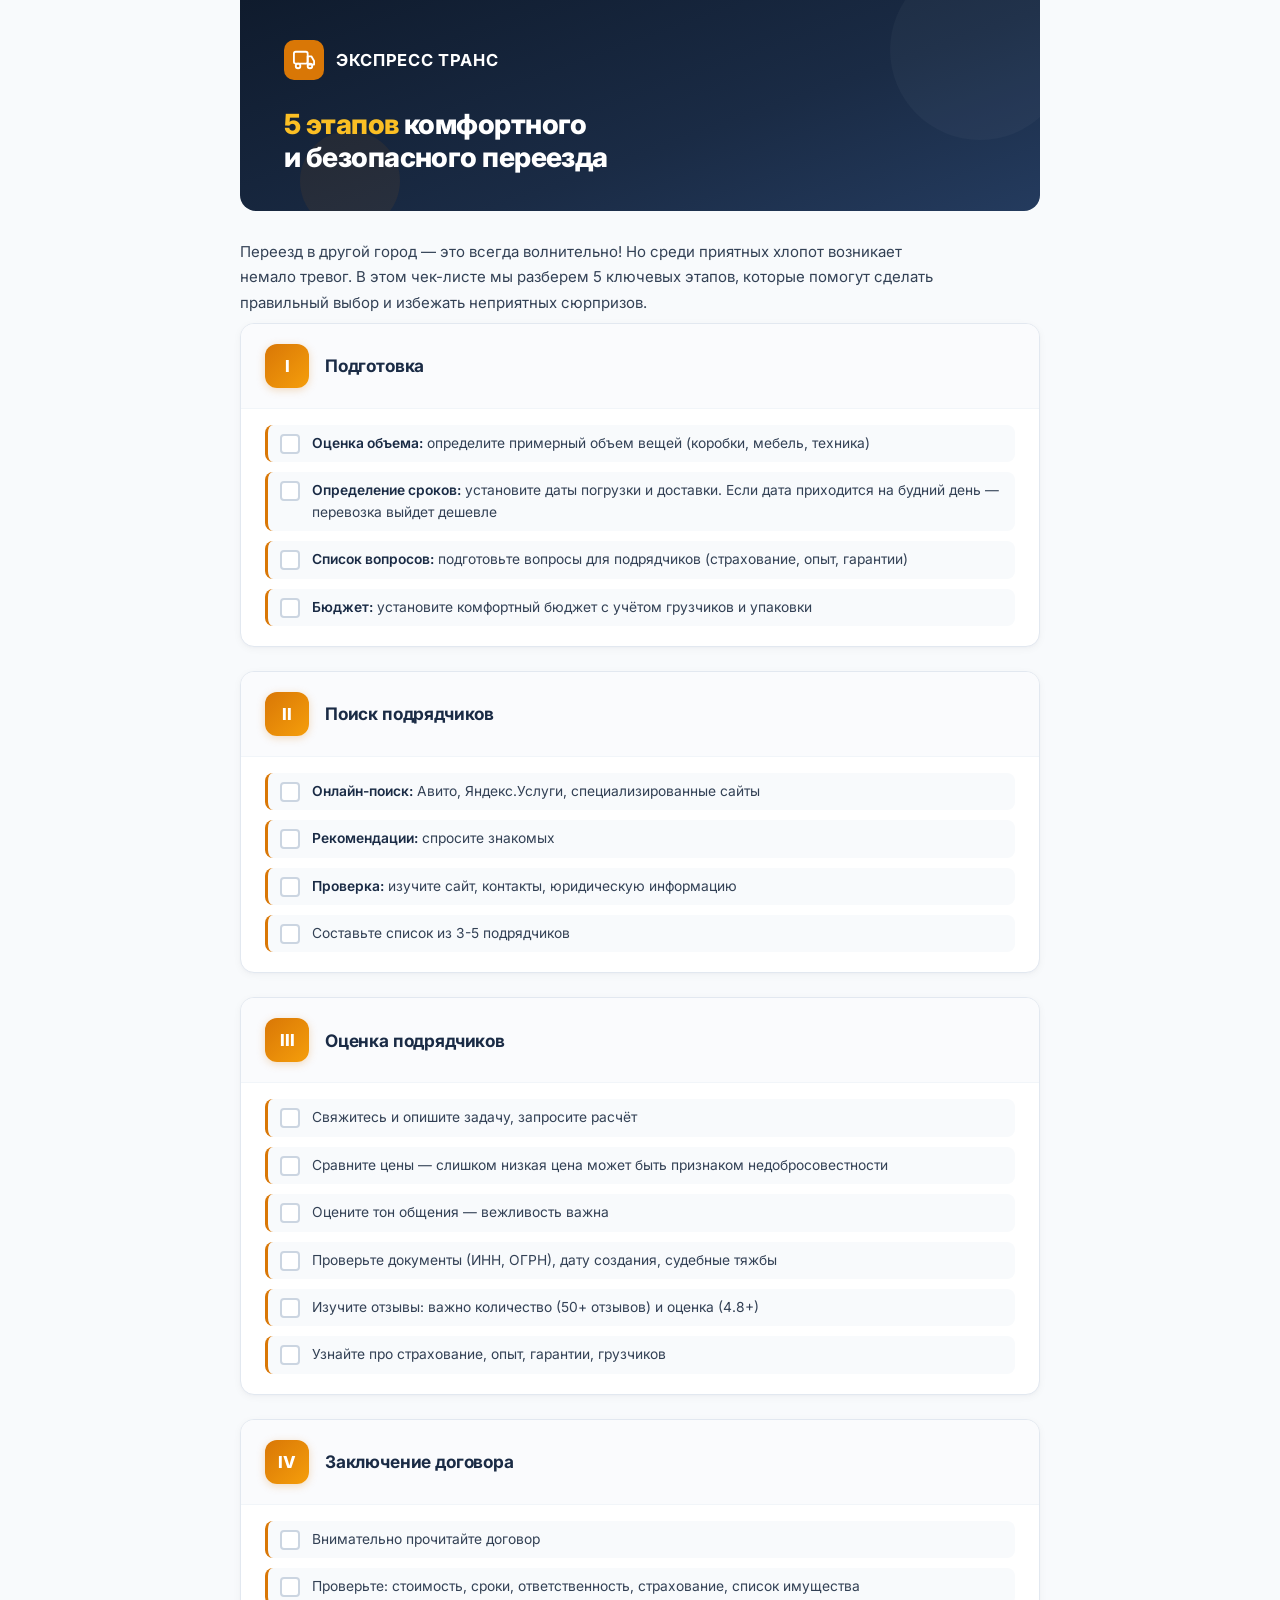
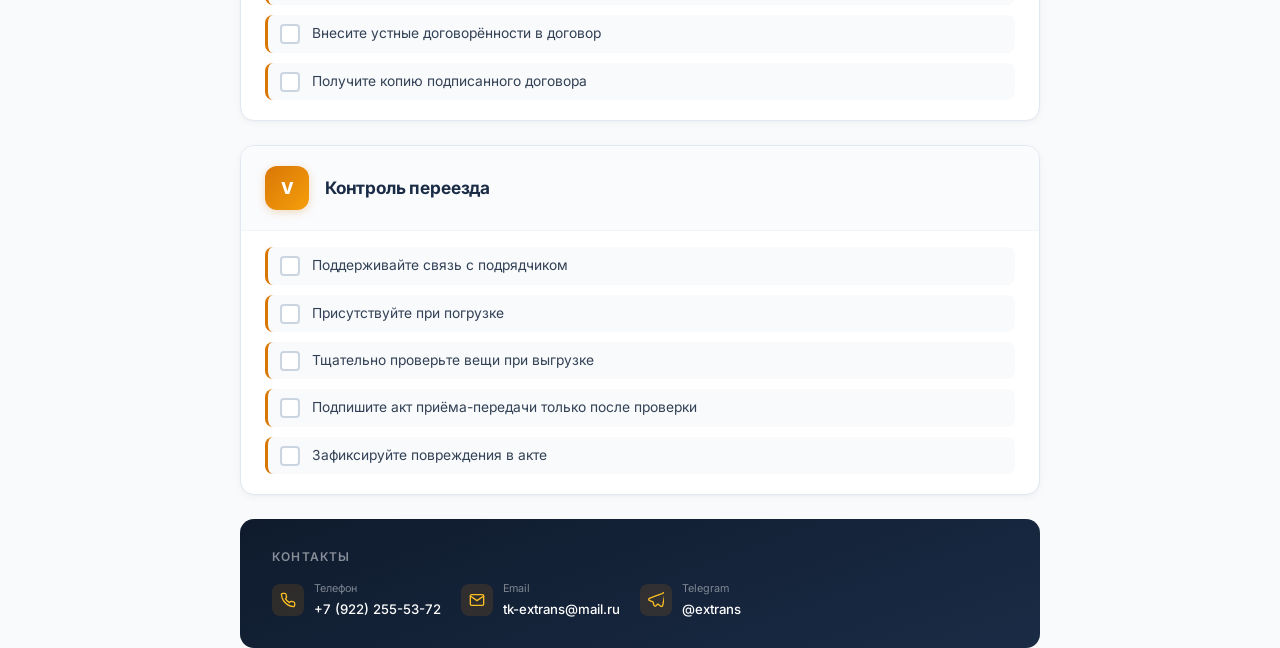
<file: checklist-preparation.html>
<!DOCTYPE html>
<html lang="ru">
<head>
  <meta charset="UTF-8">
  <meta name="viewport" content="width=device-width, initial-scale=1.0">
  <title>5 этапов комфортного и безопасного переезда — Экспресс Транс</title>

  <link rel="preconnect" href="https://fonts.googleapis.com">
  <link rel="preconnect" href="https://fonts.gstatic.com" crossorigin>
  <link href="https://fonts.googleapis.com/css2?family=Inter:wght@400;500;600;700;800&display=swap" rel="stylesheet">

  <style>
    @page {
      size: A4;
      margin: 12mm 14mm 16mm 14mm;
    }

    *, *::before, *::after {
      margin: 0;
      padding: 0;
      box-sizing: border-box;
    }

    html {
      font-size: 15px;
      -webkit-font-smoothing: antialiased;
      -moz-osx-font-smoothing: grayscale;
      -webkit-print-color-adjust: exact;
      print-color-adjust: exact;
    }

    body {
      font-family: 'Inter', -apple-system, BlinkMacSystemFont, 'Segoe UI', sans-serif;
      color: #0F172A;
      background: #F8FAFC;
      line-height: 1.6;
    }

    /* --- Layout --- */
    .page-wrap {
      max-width: 800px;
      margin: 0 auto;
    }

    /* --- Header --- */
    .doc-header {
      background: linear-gradient(160deg, #0F1B2D 0%, #1A2B45 60%, #243B5E 100%);
      padding: 40px 44px 36px;
      border-radius: 0 0 16px 16px;
      position: relative;
      overflow: hidden;
    }

    .doc-header::before {
      content: '';
      position: absolute;
      top: -40px;
      right: -30px;
      width: 180px;
      height: 180px;
      border-radius: 50%;
      background: rgba(255, 255, 255, 0.03);
    }

    .doc-header::after {
      content: '';
      position: absolute;
      bottom: -20px;
      left: 60px;
      width: 100px;
      height: 100px;
      border-radius: 50%;
      background: rgba(217, 119, 6, 0.08);
    }

    .header-brand {
      display: flex;
      align-items: center;
      gap: 12px;
      margin-bottom: 28px;
      position: relative;
      z-index: 1;
    }

    .brand-icon {
      width: 40px;
      height: 40px;
      background: #D97706;
      border-radius: 10px;
      display: flex;
      align-items: center;
      justify-content: center;
    }

    .brand-icon svg {
      width: 22px;
      height: 22px;
      fill: none;
      stroke: #FFFFFF;
      stroke-width: 2;
      stroke-linecap: round;
      stroke-linejoin: round;
    }

    .brand-name {
      font-size: 1.1rem;
      font-weight: 700;
      color: #FFFFFF;
      letter-spacing: 0.04em;
      text-transform: uppercase;
    }

    .header-title {
      font-size: 1.85rem;
      font-weight: 800;
      color: #FFFFFF;
      line-height: 1.2;
      letter-spacing: -0.02em;
      position: relative;
      z-index: 1;
    }

    .header-title span {
      color: #FBBF24;
    }

    /* --- Intro --- */
    .intro {
      padding: 28px 0 8px;
    }

    .intro p {
      font-size: 1rem;
      color: #334155;
      line-height: 1.7;
      max-width: 720px;
    }

    /* --- Stage sections --- */
    .stages {
      display: flex;
      flex-direction: column;
      gap: 24px;
      padding-bottom: 24px;
    }

    .stage {
      background: #FFFFFF;
      border: 1px solid #E2E8F0;
      border-radius: 14px;
      padding: 0;
      box-shadow: 0 2px 8px rgba(15, 23, 42, 0.04), 0 1px 3px rgba(15, 23, 42, 0.02);
      overflow: hidden;
      page-break-inside: avoid;
      break-inside: avoid;
    }

    .stage-header {
      display: flex;
      align-items: center;
      gap: 16px;
      padding: 20px 24px;
      border-bottom: 1px solid #F1F5F9;
      background: #FAFBFD;
    }

    .stage-number {
      width: 44px;
      height: 44px;
      min-width: 44px;
      background: linear-gradient(135deg, #D97706, #F59E0B);
      border-radius: 12px;
      display: flex;
      align-items: center;
      justify-content: center;
      color: #FFFFFF;
      font-size: 1.1rem;
      font-weight: 800;
      box-shadow: 0 2px 8px rgba(217, 119, 6, 0.25);
    }

    .stage-title {
      font-size: 1.15rem;
      font-weight: 700;
      color: #1A2B45;
      letter-spacing: -0.01em;
    }

    .stage-items {
      padding: 16px 24px 20px;
      display: flex;
      flex-direction: column;
      gap: 10px;
    }

    .stage-item {
      display: flex;
      align-items: flex-start;
      gap: 12px;
      padding: 8px 12px;
      background: #F8FAFC;
      border-radius: 8px;
      border-left: 3px solid #D97706;
    }

    .item-check {
      width: 20px;
      height: 20px;
      min-width: 20px;
      border: 2px solid #CBD5E1;
      border-radius: 4px;
      margin-top: 1px;
      position: relative;
      background: #FFFFFF;
    }

    .stage-item .item-text {
      font-size: 0.92rem;
      color: #334155;
      line-height: 1.55;
    }

    .item-text strong {
      color: #1A2B45;
      font-weight: 600;
    }

    /* --- Footer --- */
    .doc-footer {
      background: linear-gradient(160deg, #0F1B2D 0%, #1A2B45 100%);
      border-radius: 14px;
      padding: 28px 32px;
      margin-bottom: 0;
      page-break-inside: avoid;
      break-inside: avoid;
    }

    .footer-title {
      font-size: 0.8rem;
      font-weight: 600;
      color: rgba(255, 255, 255, 0.5);
      text-transform: uppercase;
      letter-spacing: 0.1em;
      margin-bottom: 14px;
    }

    .footer-contacts {
      display: flex;
      flex-wrap: wrap;
      gap: 20px;
    }

    .footer-contact {
      display: flex;
      align-items: center;
      gap: 10px;
    }

    .footer-contact-icon {
      width: 32px;
      height: 32px;
      background: rgba(217, 119, 6, 0.15);
      border-radius: 8px;
      display: flex;
      align-items: center;
      justify-content: center;
    }

    .footer-contact-icon svg {
      width: 16px;
      height: 16px;
      fill: none;
      stroke: #FBBF24;
      stroke-width: 2;
      stroke-linecap: round;
      stroke-linejoin: round;
    }

    .footer-contact-text {
      font-size: 0.88rem;
      color: #FFFFFF;
      font-weight: 500;
    }

    .footer-contact-label {
      font-size: 0.72rem;
      color: rgba(255, 255, 255, 0.45);
      margin-bottom: 1px;
    }

    /* --- Print --- */
    @media print {
      html { font-size: 13px; }
      body { background: #FFFFFF; }
      .page-wrap { max-width: 100%; }

      .doc-header {
        border-radius: 0;
        padding: 28px 32px 24px;
        -webkit-print-color-adjust: exact;
        print-color-adjust: exact;
      }

      .stage {
        box-shadow: none;
        border-color: #E2E8F0;
        page-break-inside: avoid;
      }

      .doc-footer {
        border-radius: 0;
        margin-top: 12px;
        -webkit-print-color-adjust: exact;
        print-color-adjust: exact;
      }
    }
  </style>
</head>
<body>
  <div class="page-wrap">

    <!-- Header -->
    <header class="doc-header">
      <div class="header-brand">
        <div class="brand-icon">
          <svg viewBox="0 0 24 24"><rect x="1" y="3" width="15" height="13" rx="2"/><path d="M16 8h4l3 5v4h-7V8z"/><circle cx="5.5" cy="18.5" r="2.5"/><circle cx="18.5" cy="18.5" r="2.5"/></svg>
        </div>
        <div class="brand-name">Экспресс Транс</div>
      </div>
      <h1 class="header-title"><span>5 этапов</span> комфортного<br>и безопасного переезда</h1>
    </header>

    <!-- Intro -->
    <section class="intro">
      <p>Переезд в другой город — это всегда волнительно! Но среди приятных хлопот возникает немало тревог. В этом чек-листе мы разберем 5 ключевых этапов, которые помогут сделать правильный выбор и избежать неприятных сюрпризов.</p>
    </section>

    <!-- Stages -->
    <div class="stages">

      <!-- Stage I -->
      <div class="stage">
        <div class="stage-header">
          <div class="stage-number">I</div>
          <div class="stage-title">Подготовка</div>
        </div>
        <div class="stage-items">
          <div class="stage-item">
            <div class="item-check"></div>
            <div class="item-text"><strong>Оценка объема:</strong> определите примерный объем вещей (коробки, мебель, техника)</div>
          </div>
          <div class="stage-item">
            <div class="item-check"></div>
            <div class="item-text"><strong>Определение сроков:</strong> установите даты погрузки и доставки. Если дата приходится на будний день — перевозка выйдет дешевле</div>
          </div>
          <div class="stage-item">
            <div class="item-check"></div>
            <div class="item-text"><strong>Список вопросов:</strong> подготовьте вопросы для подрядчиков (страхование, опыт, гарантии)</div>
          </div>
          <div class="stage-item">
            <div class="item-check"></div>
            <div class="item-text"><strong>Бюджет:</strong> установите комфортный бюджет с учётом грузчиков и упаковки</div>
          </div>
        </div>
      </div>

      <!-- Stage II -->
      <div class="stage">
        <div class="stage-header">
          <div class="stage-number">II</div>
          <div class="stage-title">Поиск подрядчиков</div>
        </div>
        <div class="stage-items">
          <div class="stage-item">
            <div class="item-check"></div>
            <div class="item-text"><strong>Онлайн-поиск:</strong> Авито, Яндекс.Услуги, специализированные сайты</div>
          </div>
          <div class="stage-item">
            <div class="item-check"></div>
            <div class="item-text"><strong>Рекомендации:</strong> спросите знакомых</div>
          </div>
          <div class="stage-item">
            <div class="item-check"></div>
            <div class="item-text"><strong>Проверка:</strong> изучите сайт, контакты, юридическую информацию</div>
          </div>
          <div class="stage-item">
            <div class="item-check"></div>
            <div class="item-text">Составьте список из 3-5 подрядчиков</div>
          </div>
        </div>
      </div>

      <!-- Stage III -->
      <div class="stage">
        <div class="stage-header">
          <div class="stage-number">III</div>
          <div class="stage-title">Оценка подрядчиков</div>
        </div>
        <div class="stage-items">
          <div class="stage-item">
            <div class="item-check"></div>
            <div class="item-text">Свяжитесь и опишите задачу, запросите расчёт</div>
          </div>
          <div class="stage-item">
            <div class="item-check"></div>
            <div class="item-text">Сравните цены — слишком низкая цена может быть признаком недобросовестности</div>
          </div>
          <div class="stage-item">
            <div class="item-check"></div>
            <div class="item-text">Оцените тон общения — вежливость важна</div>
          </div>
          <div class="stage-item">
            <div class="item-check"></div>
            <div class="item-text">Проверьте документы (ИНН, ОГРН), дату создания, судебные тяжбы</div>
          </div>
          <div class="stage-item">
            <div class="item-check"></div>
            <div class="item-text">Изучите отзывы: важно количество (50+ отзывов) и оценка (4.8+)</div>
          </div>
          <div class="stage-item">
            <div class="item-check"></div>
            <div class="item-text">Узнайте про страхование, опыт, гарантии, грузчиков</div>
          </div>
        </div>
      </div>

      <!-- Stage IV -->
      <div class="stage">
        <div class="stage-header">
          <div class="stage-number">IV</div>
          <div class="stage-title">Заключение договора</div>
        </div>
        <div class="stage-items">
          <div class="stage-item">
            <div class="item-check"></div>
            <div class="item-text">Внимательно прочитайте договор</div>
          </div>
          <div class="stage-item">
            <div class="item-check"></div>
            <div class="item-text">Проверьте: стоимость, сроки, ответственность, страхование, список имущества</div>
          </div>
          <div class="stage-item">
            <div class="item-check"></div>
            <div class="item-text">Внесите устные договорённости в договор</div>
          </div>
          <div class="stage-item">
            <div class="item-check"></div>
            <div class="item-text">Получите копию подписанного договора</div>
          </div>
        </div>
      </div>

      <!-- Stage V -->
      <div class="stage">
        <div class="stage-header">
          <div class="stage-number">V</div>
          <div class="stage-title">Контроль переезда</div>
        </div>
        <div class="stage-items">
          <div class="stage-item">
            <div class="item-check"></div>
            <div class="item-text">Поддерживайте связь с подрядчиком</div>
          </div>
          <div class="stage-item">
            <div class="item-check"></div>
            <div class="item-text">Присутствуйте при погрузке</div>
          </div>
          <div class="stage-item">
            <div class="item-check"></div>
            <div class="item-text">Тщательно проверьте вещи при выгрузке</div>
          </div>
          <div class="stage-item">
            <div class="item-check"></div>
            <div class="item-text">Подпишите акт приёма-передачи только после проверки</div>
          </div>
          <div class="stage-item">
            <div class="item-check"></div>
            <div class="item-text">Зафиксируйте повреждения в акте</div>
          </div>
        </div>
      </div>

    </div>

    <!-- Footer -->
    <footer class="doc-footer">
      <div class="footer-title">Контакты</div>
      <div class="footer-contacts">
        <div class="footer-contact">
          <div class="footer-contact-icon">
            <svg viewBox="0 0 24 24"><path d="M22 16.92v3a2 2 0 01-2.18 2 19.79 19.79 0 01-8.63-3.07 19.5 19.5 0 01-6-6 19.79 19.79 0 01-3.07-8.67A2 2 0 014.11 2h3a2 2 0 012 1.72c.127.96.361 1.903.7 2.81a2 2 0 01-.45 2.11L8.09 9.91a16 16 0 006 6l1.27-1.27a2 2 0 012.11-.45c.907.339 1.85.573 2.81.7A2 2 0 0122 16.92z"/></svg>
          </div>
          <div>
            <div class="footer-contact-label">Телефон</div>
            <div class="footer-contact-text">+7 (922) 255-53-72</div>
          </div>
        </div>
        <div class="footer-contact">
          <div class="footer-contact-icon">
            <svg viewBox="0 0 24 24"><path d="M4 4h16c1.1 0 2 .9 2 2v12c0 1.1-.9 2-2 2H4c-1.1 0-2-.9-2-2V6c0-1.1.9-2 2-2z"/><polyline points="22,6 12,13 2,6"/></svg>
          </div>
          <div>
            <div class="footer-contact-label">Email</div>
            <div class="footer-contact-text">tk-extrans@mail.ru</div>
          </div>
        </div>
        <div class="footer-contact">
          <div class="footer-contact-icon">
            <svg viewBox="0 0 24 24"><path d="M21.198 2.433a2.242 2.242 0 0 0-1.022.215l-8.609 3.33c-2.068.8-4.133 1.598-5.724 2.21a405.15 405.15 0 0 1-2.849 1.09c-.42.147-.99.332-1.473.901-.728.855-.2 1.751.25 2.148.328.29.651.46 1.1.636l4.501 1.772c.2.616 1.263 3.892 1.52 4.682.146.453.29.733.486.992a1.801 1.801 0 0 0 .503.421l.04.024c.326.19.664.235.89.235.4 0 .727-.173.727-.173l.013-.007.35-.233 2.963-2.596 4.238 3.251c.075.048.306.21.6.314.296.104.69.163 1.046.07a1.868 1.868 0 0 0 1.26-1.312l3.37-17.078c.146-.712.054-1.365-.34-1.816a1.737 1.737 0 0 0-1.238-.533z"/></svg>
          </div>
          <div>
            <div class="footer-contact-label">Telegram</div>
            <div class="footer-contact-text">@extrans</div>
          </div>
        </div>
      </div>
    </footer>

  </div>
</body>
</html>
</file>
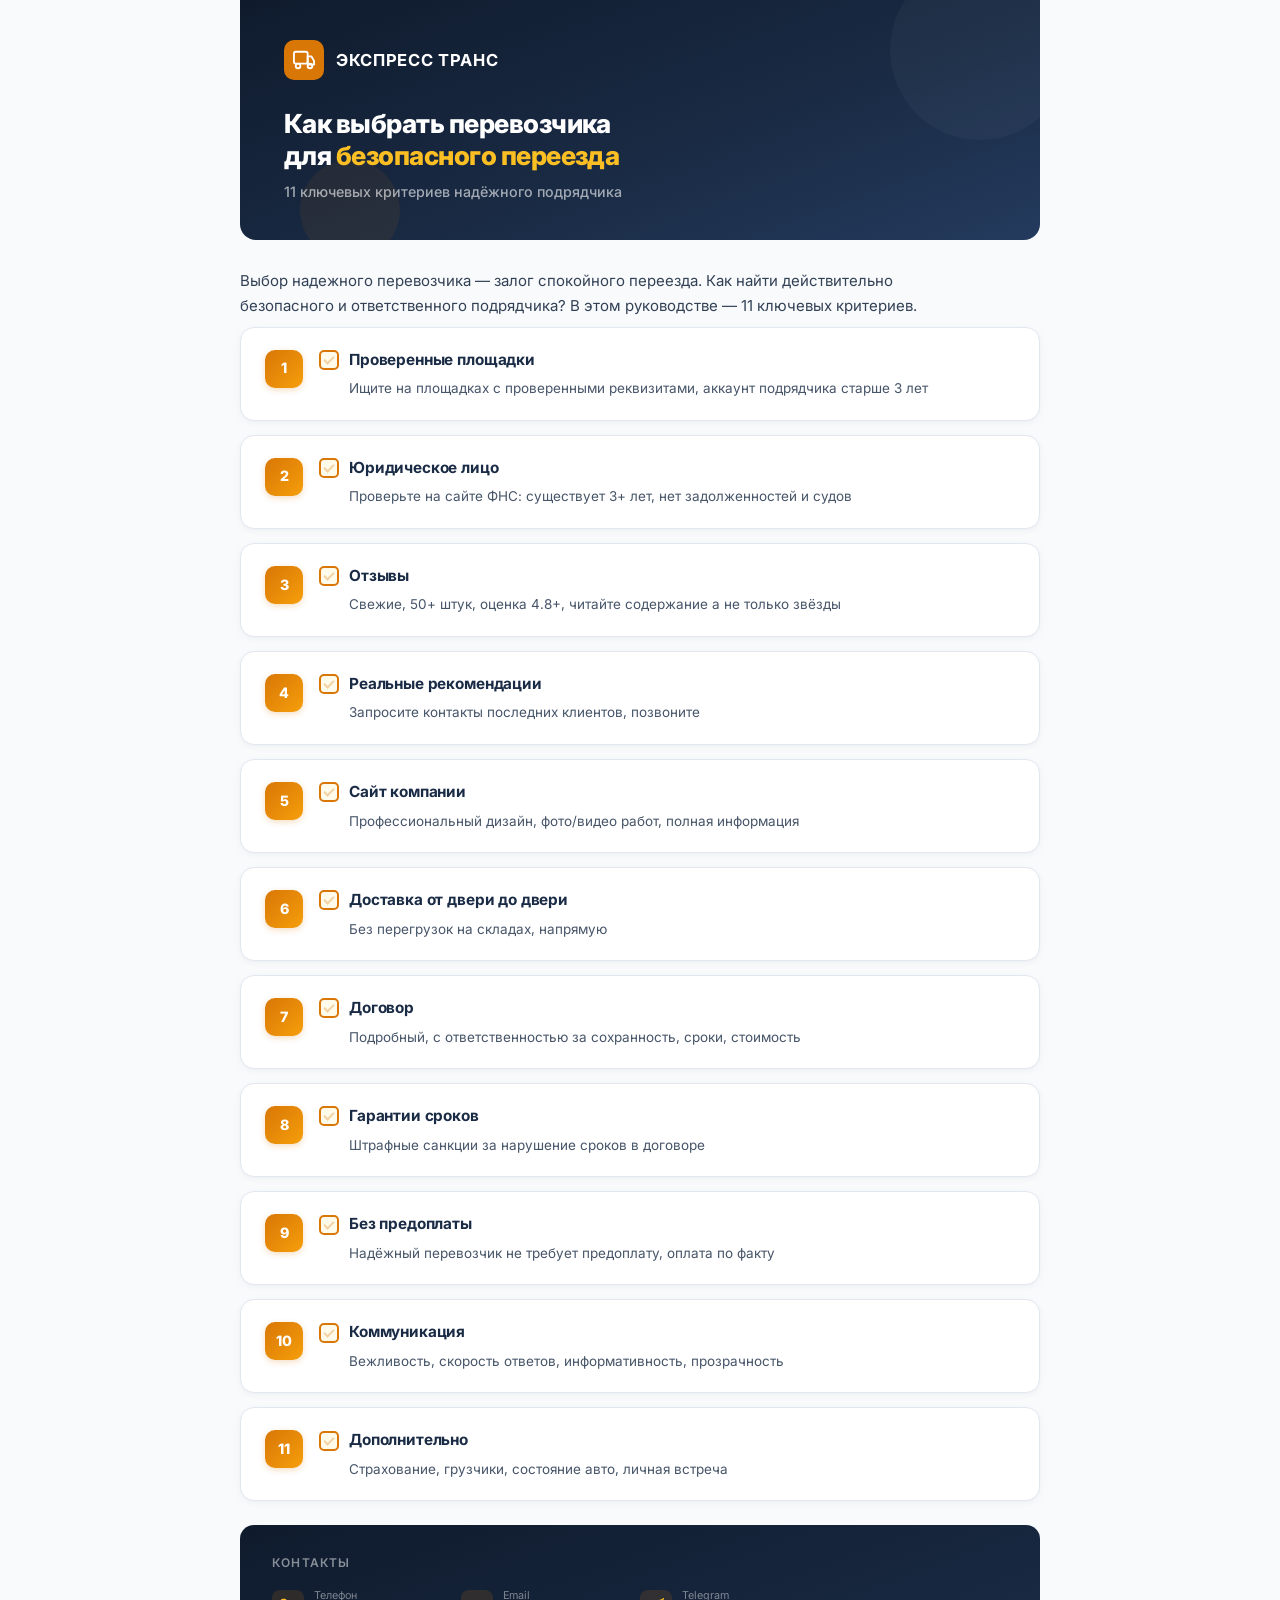
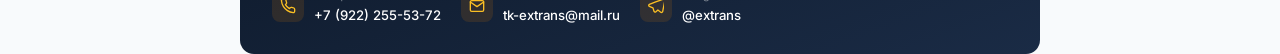
<file: checklist-safety.html>
<!DOCTYPE html>
<html lang="ru">
<head>
  <meta charset="UTF-8">
  <meta name="viewport" content="width=device-width, initial-scale=1.0">
  <title>Как выбрать перевозчика для безопасного переезда — Экспресс Транс</title>

  <link rel="preconnect" href="https://fonts.googleapis.com">
  <link rel="preconnect" href="https://fonts.gstatic.com" crossorigin>
  <link href="https://fonts.googleapis.com/css2?family=Inter:wght@400;500;600;700;800&display=swap" rel="stylesheet">

  <style>
    @page {
      size: A4;
      margin: 12mm 14mm 16mm 14mm;
    }

    *, *::before, *::after {
      margin: 0;
      padding: 0;
      box-sizing: border-box;
    }

    html {
      font-size: 15px;
      -webkit-font-smoothing: antialiased;
      -moz-osx-font-smoothing: grayscale;
      -webkit-print-color-adjust: exact;
      print-color-adjust: exact;
    }

    body {
      font-family: 'Inter', -apple-system, BlinkMacSystemFont, 'Segoe UI', sans-serif;
      color: #0F172A;
      background: #F8FAFC;
      line-height: 1.6;
    }

    /* --- Layout --- */
    .page-wrap {
      max-width: 800px;
      margin: 0 auto;
    }

    /* --- Header --- */
    .doc-header {
      background: linear-gradient(160deg, #0F1B2D 0%, #1A2B45 60%, #243B5E 100%);
      padding: 40px 44px 36px;
      border-radius: 0 0 16px 16px;
      position: relative;
      overflow: hidden;
    }

    .doc-header::before {
      content: '';
      position: absolute;
      top: -40px;
      right: -30px;
      width: 180px;
      height: 180px;
      border-radius: 50%;
      background: rgba(255, 255, 255, 0.03);
    }

    .doc-header::after {
      content: '';
      position: absolute;
      bottom: -20px;
      left: 60px;
      width: 100px;
      height: 100px;
      border-radius: 50%;
      background: rgba(217, 119, 6, 0.08);
    }

    .header-brand {
      display: flex;
      align-items: center;
      gap: 12px;
      margin-bottom: 28px;
      position: relative;
      z-index: 1;
    }

    .brand-icon {
      width: 40px;
      height: 40px;
      background: #D97706;
      border-radius: 10px;
      display: flex;
      align-items: center;
      justify-content: center;
    }

    .brand-icon svg {
      width: 22px;
      height: 22px;
      fill: none;
      stroke: #FFFFFF;
      stroke-width: 2;
      stroke-linecap: round;
      stroke-linejoin: round;
    }

    .brand-name {
      font-size: 1.1rem;
      font-weight: 700;
      color: #FFFFFF;
      letter-spacing: 0.04em;
      text-transform: uppercase;
    }

    .header-title {
      font-size: 1.75rem;
      font-weight: 800;
      color: #FFFFFF;
      line-height: 1.2;
      letter-spacing: -0.02em;
      position: relative;
      z-index: 1;
    }

    .header-title span {
      color: #FBBF24;
    }

    .header-subtitle {
      font-size: 0.95rem;
      color: rgba(255, 255, 255, 0.6);
      margin-top: 10px;
      font-weight: 500;
      position: relative;
      z-index: 1;
    }

    /* --- Intro --- */
    .intro {
      padding: 28px 0 8px;
    }

    .intro p {
      font-size: 1rem;
      color: #334155;
      line-height: 1.7;
      max-width: 720px;
    }

    /* --- Checklist --- */
    .checklist {
      display: flex;
      flex-direction: column;
      gap: 14px;
      padding-bottom: 24px;
    }

    .check-card {
      background: #FFFFFF;
      border: 1px solid #E2E8F0;
      border-radius: 14px;
      padding: 20px 24px;
      box-shadow: 0 2px 8px rgba(15, 23, 42, 0.04), 0 1px 3px rgba(15, 23, 42, 0.02);
      display: flex;
      align-items: flex-start;
      gap: 16px;
      page-break-inside: avoid;
      break-inside: avoid;
    }

    .check-number {
      width: 38px;
      height: 38px;
      min-width: 38px;
      background: linear-gradient(135deg, #D97706, #F59E0B);
      border-radius: 10px;
      display: flex;
      align-items: center;
      justify-content: center;
      color: #FFFFFF;
      font-size: 0.95rem;
      font-weight: 800;
      box-shadow: 0 2px 6px rgba(217, 119, 6, 0.25);
      margin-top: 2px;
    }

    .check-content {
      flex: 1;
    }

    .check-title-row {
      display: flex;
      align-items: center;
      gap: 10px;
      margin-bottom: 6px;
    }

    .check-checkbox {
      width: 20px;
      height: 20px;
      min-width: 20px;
      border: 2px solid #D97706;
      border-radius: 5px;
      background: #FFFBEB;
      position: relative;
    }

    .check-checkbox::after {
      content: '';
      position: absolute;
      top: 2px;
      left: 5px;
      width: 6px;
      height: 10px;
      border: 2px solid #D97706;
      border-top: none;
      border-left: none;
      transform: rotate(45deg);
      opacity: 0.3;
    }

    .check-title {
      font-size: 1.02rem;
      font-weight: 700;
      color: #1A2B45;
      letter-spacing: -0.01em;
    }

    .check-desc {
      font-size: 0.9rem;
      color: #475569;
      line-height: 1.6;
      padding-left: 30px;
    }

    /* --- Footer --- */
    .doc-footer {
      background: linear-gradient(160deg, #0F1B2D 0%, #1A2B45 100%);
      border-radius: 14px;
      padding: 28px 32px;
      margin-bottom: 0;
      page-break-inside: avoid;
      break-inside: avoid;
    }

    .footer-title {
      font-size: 0.8rem;
      font-weight: 600;
      color: rgba(255, 255, 255, 0.5);
      text-transform: uppercase;
      letter-spacing: 0.1em;
      margin-bottom: 14px;
    }

    .footer-contacts {
      display: flex;
      flex-wrap: wrap;
      gap: 20px;
    }

    .footer-contact {
      display: flex;
      align-items: center;
      gap: 10px;
    }

    .footer-contact-icon {
      width: 32px;
      height: 32px;
      background: rgba(217, 119, 6, 0.15);
      border-radius: 8px;
      display: flex;
      align-items: center;
      justify-content: center;
    }

    .footer-contact-icon svg {
      width: 16px;
      height: 16px;
      fill: none;
      stroke: #FBBF24;
      stroke-width: 2;
      stroke-linecap: round;
      stroke-linejoin: round;
    }

    .footer-contact-text {
      font-size: 0.88rem;
      color: #FFFFFF;
      font-weight: 500;
    }

    .footer-contact-label {
      font-size: 0.72rem;
      color: rgba(255, 255, 255, 0.45);
      margin-bottom: 1px;
    }

    /* --- Print --- */
    @media print {
      html { font-size: 13px; }
      body { background: #FFFFFF; }
      .page-wrap { max-width: 100%; }

      .doc-header {
        border-radius: 0;
        padding: 28px 32px 24px;
        -webkit-print-color-adjust: exact;
        print-color-adjust: exact;
      }

      .check-card {
        box-shadow: none;
        border-color: #E2E8F0;
        page-break-inside: avoid;
      }

      .doc-footer {
        border-radius: 0;
        margin-top: 12px;
        -webkit-print-color-adjust: exact;
        print-color-adjust: exact;
      }
    }
  </style>
</head>
<body>
  <div class="page-wrap">

    <!-- Header -->
    <header class="doc-header">
      <div class="header-brand">
        <div class="brand-icon">
          <svg viewBox="0 0 24 24"><rect x="1" y="3" width="15" height="13" rx="2"/><path d="M16 8h4l3 5v4h-7V8z"/><circle cx="5.5" cy="18.5" r="2.5"/><circle cx="18.5" cy="18.5" r="2.5"/></svg>
        </div>
        <div class="brand-name">Экспресс Транс</div>
      </div>
      <h1 class="header-title">Как выбрать перевозчика<br>для <span>безопасного переезда</span></h1>
      <p class="header-subtitle">11 ключевых критериев надёжного подрядчика</p>
    </header>

    <!-- Intro -->
    <section class="intro">
      <p>Выбор надежного перевозчика — залог спокойного переезда. Как найти действительно безопасного и ответственного подрядчика? В этом руководстве — 11 ключевых критериев.</p>
    </section>

    <!-- Checklist -->
    <div class="checklist">

      <!-- 1 -->
      <div class="check-card">
        <div class="check-number">1</div>
        <div class="check-content">
          <div class="check-title-row">
            <div class="check-checkbox"></div>
            <div class="check-title">Проверенные площадки</div>
          </div>
          <div class="check-desc">Ищите на площадках с проверенными реквизитами, аккаунт подрядчика старше 3 лет</div>
        </div>
      </div>

      <!-- 2 -->
      <div class="check-card">
        <div class="check-number">2</div>
        <div class="check-content">
          <div class="check-title-row">
            <div class="check-checkbox"></div>
            <div class="check-title">Юридическое лицо</div>
          </div>
          <div class="check-desc">Проверьте на сайте ФНС: существует 3+ лет, нет задолженностей и судов</div>
        </div>
      </div>

      <!-- 3 -->
      <div class="check-card">
        <div class="check-number">3</div>
        <div class="check-content">
          <div class="check-title-row">
            <div class="check-checkbox"></div>
            <div class="check-title">Отзывы</div>
          </div>
          <div class="check-desc">Свежие, 50+ штук, оценка 4.8+, читайте содержание а не только звёзды</div>
        </div>
      </div>

      <!-- 4 -->
      <div class="check-card">
        <div class="check-number">4</div>
        <div class="check-content">
          <div class="check-title-row">
            <div class="check-checkbox"></div>
            <div class="check-title">Реальные рекомендации</div>
          </div>
          <div class="check-desc">Запросите контакты последних клиентов, позвоните</div>
        </div>
      </div>

      <!-- 5 -->
      <div class="check-card">
        <div class="check-number">5</div>
        <div class="check-content">
          <div class="check-title-row">
            <div class="check-checkbox"></div>
            <div class="check-title">Сайт компании</div>
          </div>
          <div class="check-desc">Профессиональный дизайн, фото/видео работ, полная информация</div>
        </div>
      </div>

      <!-- 6 -->
      <div class="check-card">
        <div class="check-number">6</div>
        <div class="check-content">
          <div class="check-title-row">
            <div class="check-checkbox"></div>
            <div class="check-title">Доставка от двери до двери</div>
          </div>
          <div class="check-desc">Без перегрузок на складах, напрямую</div>
        </div>
      </div>

      <!-- 7 -->
      <div class="check-card">
        <div class="check-number">7</div>
        <div class="check-content">
          <div class="check-title-row">
            <div class="check-checkbox"></div>
            <div class="check-title">Договор</div>
          </div>
          <div class="check-desc">Подробный, с ответственностью за сохранность, сроки, стоимость</div>
        </div>
      </div>

      <!-- 8 -->
      <div class="check-card">
        <div class="check-number">8</div>
        <div class="check-content">
          <div class="check-title-row">
            <div class="check-checkbox"></div>
            <div class="check-title">Гарантии сроков</div>
          </div>
          <div class="check-desc">Штрафные санкции за нарушение сроков в договоре</div>
        </div>
      </div>

      <!-- 9 -->
      <div class="check-card">
        <div class="check-number">9</div>
        <div class="check-content">
          <div class="check-title-row">
            <div class="check-checkbox"></div>
            <div class="check-title">Без предоплаты</div>
          </div>
          <div class="check-desc">Надёжный перевозчик не требует предоплату, оплата по факту</div>
        </div>
      </div>

      <!-- 10 -->
      <div class="check-card">
        <div class="check-number">10</div>
        <div class="check-content">
          <div class="check-title-row">
            <div class="check-checkbox"></div>
            <div class="check-title">Коммуникация</div>
          </div>
          <div class="check-desc">Вежливость, скорость ответов, информативность, прозрачность</div>
        </div>
      </div>

      <!-- 11 -->
      <div class="check-card">
        <div class="check-number">11</div>
        <div class="check-content">
          <div class="check-title-row">
            <div class="check-checkbox"></div>
            <div class="check-title">Дополнительно</div>
          </div>
          <div class="check-desc">Страхование, грузчики, состояние авто, личная встреча</div>
        </div>
      </div>

    </div>

    <!-- Footer -->
    <footer class="doc-footer">
      <div class="footer-title">Контакты</div>
      <div class="footer-contacts">
        <div class="footer-contact">
          <div class="footer-contact-icon">
            <svg viewBox="0 0 24 24"><path d="M22 16.92v3a2 2 0 01-2.18 2 19.79 19.79 0 01-8.63-3.07 19.5 19.5 0 01-6-6 19.79 19.79 0 01-3.07-8.67A2 2 0 014.11 2h3a2 2 0 012 1.72c.127.96.361 1.903.7 2.81a2 2 0 01-.45 2.11L8.09 9.91a16 16 0 006 6l1.27-1.27a2 2 0 012.11-.45c.907.339 1.85.573 2.81.7A2 2 0 0122 16.92z"/></svg>
          </div>
          <div>
            <div class="footer-contact-label">Телефон</div>
            <div class="footer-contact-text">+7 (922) 255-53-72</div>
          </div>
        </div>
        <div class="footer-contact">
          <div class="footer-contact-icon">
            <svg viewBox="0 0 24 24"><path d="M4 4h16c1.1 0 2 .9 2 2v12c0 1.1-.9 2-2 2H4c-1.1 0-2-.9-2-2V6c0-1.1.9-2 2-2z"/><polyline points="22,6 12,13 2,6"/></svg>
          </div>
          <div>
            <div class="footer-contact-label">Email</div>
            <div class="footer-contact-text">tk-extrans@mail.ru</div>
          </div>
        </div>
        <div class="footer-contact">
          <div class="footer-contact-icon">
            <svg viewBox="0 0 24 24"><path d="M21.198 2.433a2.242 2.242 0 0 0-1.022.215l-8.609 3.33c-2.068.8-4.133 1.598-5.724 2.21a405.15 405.15 0 0 1-2.849 1.09c-.42.147-.99.332-1.473.901-.728.855-.2 1.751.25 2.148.328.29.651.46 1.1.636l4.501 1.772c.2.616 1.263 3.892 1.52 4.682.146.453.29.733.486.992a1.801 1.801 0 0 0 .503.421l.04.024c.326.19.664.235.89.235.4 0 .727-.173.727-.173l.013-.007.35-.233 2.963-2.596 4.238 3.251c.075.048.306.21.6.314.296.104.69.163 1.046.07a1.868 1.868 0 0 0 1.26-1.312l3.37-17.078c.146-.712.054-1.365-.34-1.816a1.737 1.737 0 0 0-1.238-.533z"/></svg>
          </div>
          <div>
            <div class="footer-contact-label">Telegram</div>
            <div class="footer-contact-text">@extrans</div>
          </div>
        </div>
      </div>
    </footer>

  </div>
</body>
</html>
</file>
